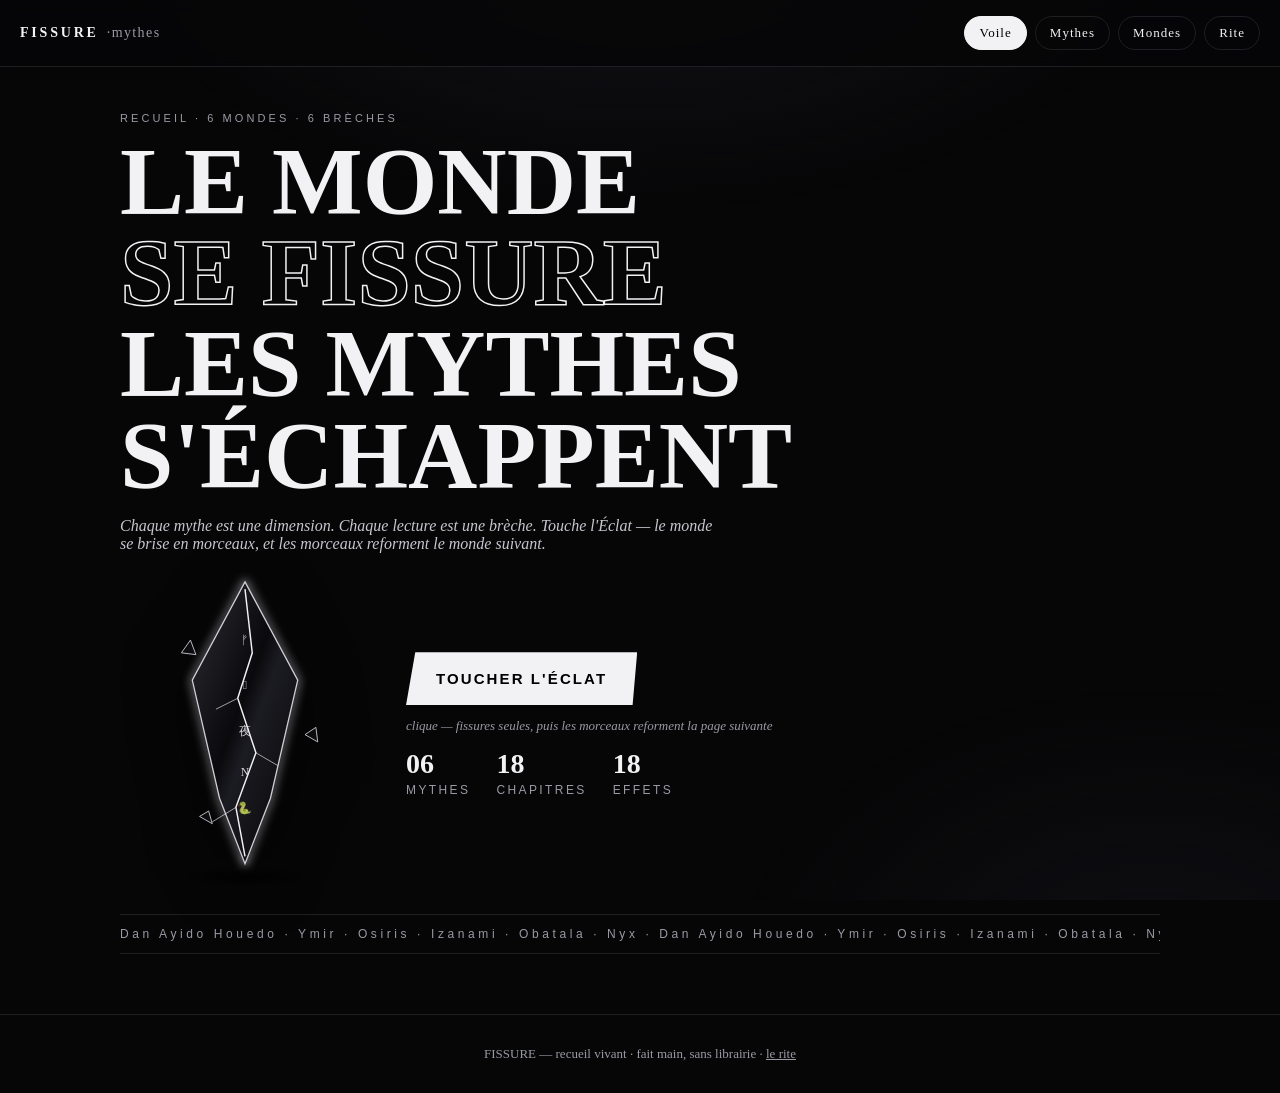
<file: index.html>
<!DOCTYPE html>
<html lang="fr">
<head>
<meta charset="UTF-8">
<meta name="viewport" content="width=device-width, initial-scale=1.0">
<title>FISSURE — Le Livre des Mythes Brisés</title>
<meta name="description" content="Un site qui raconte les mythes du monde. Traverse la fissure.">
<link rel="stylesheet" href="styles.css">
</head>
<body>
<canvas id="fissure-canvas"></canvas>
<div id="slide-wash" aria-hidden="true"><div class="s-black"></div><div class="s-white"></div></div>

<div id="loader"><div class="loader-rune">ᚠ ᚱ ᛟ</div><div class="loader-bar"><span></span></div><p>le voile se déchire…</p></div>

<header id="top">
  <a class="brand" href="#" data-go="accueil">FISSURE<span>·mythes</span></a>
  <nav>
    <button data-go="accueil" class="active">Voile</button>
    <button data-go="mythes">Mythes</button>
    <button data-go="pantheons">Mondes</button>
    <button data-go="apropos">Rite</button>
  </nav>
</header>

<main id="main">
  <section class="page active" id="page-accueil">
    <div class="hero">
      <p class="kicker">recueil · 6 mondes · 6 brèches</p>
      <h1>LE MONDE<br><em>SE FISSURE</em><br>LES MYTHES<br>S'ÉCHAPPENT</h1>
      <p class="sub">Chaque mythe est une dimension. Chaque lecture est une brèche. Touche l'Éclat — le monde se brise en morceaux, et les morceaux reforment le monde suivant.</p>
      <div class="hero-row">
        <div class="eclat-wrap">
          <!-- REMPLACE L'ÉPÉE : L'ÉCLAT-MONDE, fragment d'obsidienne tombé d'une autre dimension -->
          <svg id="eclat" viewBox="0 0 220 340" role="img" aria-label="Éclat-monde">
            <defs>
              <linearGradient id="obs" x1="0" y1="0" x2="1" y2="1">
                <stop offset="0" stop-color="#2c2c34"/><stop offset=".45" stop-color="#0a0a0d"/>
                <stop offset=".55" stop-color="#1b1b22"/><stop offset="1" stop-color="#050506"/>
              </linearGradient>
              <filter id="softBlur2" x="-40%" y="-40%" width="180%" height="180%"><feGaussianBlur stdDeviation="5"/></filter>
            </defs>
            <g id="eclat-glow" filter="url(#softBlur2)">
              <path d="M110 12 L168 120 L138 250 L110 322 L82 250 L52 120 Z" fill="none" stroke="#d9d9e1" stroke-width="3"/>
            </g>
            <path d="M110 12 L168 120 L138 250 L110 322 L82 250 L52 120 Z" fill="url(#obs)" stroke="#cfcfd8" stroke-width="1.4"/>
            <!-- fissure interne : la brèche dort dans l'éclat -->
            <path id="eclat-crack" d="M110 20 L118 90 L102 140 L122 200 L100 260 L110 314" fill="none" stroke="#f2f2f6" stroke-width="1.6"/>
            <path d="M102 140 L78 152 M122 200 L146 214 M100 260 L74 276" stroke="#f2f2f6" stroke-width="1" opacity=".7"/>
            <!-- runes / glyphes des 6 mondes -->
            <g fill="#e8e8ee" font-size="13" font-family="serif" text-anchor="middle" opacity=".9">
              <text x="110" y="80">ᚠ</text><text x="110" y="130">𓊵</text><text x="110" y="180">夜</text>
              <text x="110" y="225">Ν</text><text x="110" y="265">🐍</text>
            </g>
            <!-- 3 petits fragments orbitaux -->
            <g fill="#0c0c0f" stroke="#c9c9d2">
              <path class="orb o1" d="M40 90 l10 -14 6 16 z"/>
              <path class="orb o2" d="M176 180 l12 -8 2 16 z"/>
              <path class="orb o3" d="M60 270 l10 -6 4 14 z"/>
            </g>
          </svg>
          <div class="eclat-shadow"></div>
        </div>
        <div class="hero-cta">
          <button id="btn-fendre" class="btn-big">TOUCHER L'ÉCLAT</button>
          <p class="hint">clique — fissures seules, puis les morceaux reforment la page suivante</p>
          <div class="stats"><div><b>06</b><span>mythes</span></div><div><b>18</b><span>chapitres</span></div><div><b>18</b><span>effets</span></div></div>
        </div>
      </div>
    </div>
    <div class="marquee"><span>Dan Ayido Houedo · Ymir · Osiris · Izanami · Obatala · Nyx ·&nbsp;</span><span>Dan Ayido Houedo · Ymir · Osiris · Izanami · Obatala · Nyx ·&nbsp;</span></div>
  </section>

  <section class="page" id="page-mythes">
    <div class="sec-head"><p class="kicker">choisis ta brèche</p><h2>SIX MYTHES,<br>SIX FISSURES</h2></div>
    <div class="grid" id="myth-grid"></div>
  </section>

  <section class="page" id="page-pantheons">
    <div class="sec-head"><p class="kicker">écosystèmes du folklore</p><h2>QUATRE MONDES</h2></div>
    <div class="worlds">
      <article class="world"><h3>Vodun <span>Fon · Bénin</span></h3><p>Dan, Aziza, Mawu-Lisa. Un monde-serpent où l'arc-en-ciel porte la terre.</p><div class="bar"><i style="width:92%"></i></div><small>brèche : serpentine</small></article>
      <article class="world"><h3>Nord <span>Scandinavie</span></h3><p>Ymir, Yggdrasil, Ragnarök. Glace de Niflheim contre feu de Muspell.</p><div class="bar"><i style="width:78%"></i></div><small>brèche : glacée</small></article>
      <article class="world"><h3>Kemet <span>Égypte</span></h3><p>Osiris, Isis, Noun. Un monde-fleuve où mourir c'est germer.</p><div class="bar"><i style="width:84%"></i></div><small>brèche : limoneuse</small></article>
      <article class="world"><h3>Shintō & Hellas <span>Japon · Grèce</span></h3><p>Yomi, Nyx, Chaos. Deux nuits originelles qui se répondent.</p><div class="bar"><i style="width:70%"></i></div><small>brèche : profonde</small></article>
    </div>
  </section>

  <section class="page" id="page-apropos">
    <div class="sec-head"><p class="kicker">mode d'emploi du rite</p><h2>QUE DES<br>FISSURES</h2></div>
    <ol class="rite">
      <li><b>01 — L'Éclat.</b> Son pourtour <i>scintille</i> doucement (aucun brillant agressif). Il remplace l'épée : un morceau d'un monde déjà brisé.</li>
      <li><b>02 — La fissure seule.</b> Au changement de page, la dimension craque depuis le point de clic. Rien d'autre ne vient clôturer.</li>
      <li><b>03 — Les morceaux.</b> Le monde éclate en éclats polygonaux qui s'envolent — et à travers leurs interstices apparaît la page suivante, comme un nouveau monde reformé.</li>
      <li><b>04 — Les chapitres.</b> En lecture, chaque chapitre a son décor, ses particules et son détail rare (slides en contraste encre noir/blanc).</li>
    </ol>
  </section>
</main>

<div id="recit" aria-hidden="true">
  <canvas id="recit-fx"></canvas>
  <div class="recit-top"><button id="recit-close">✕ refermer la brèche</button><p id="recit-count"></p></div>
  <div class="recit-body" id="recit-body">
    <p class="kicker" id="recit-kicker"></p>
    <h2 id="recit-title"></h2>
    <h3 id="recit-chtitle"></h3>
    <div id="recit-sym"></div>
    <p id="recit-text"></p>
    <aside id="recit-detail"></aside>
    <div class="recit-nav"><button id="recit-prev">← chapitre</button><button id="recit-next">chapitre →</button></div>
  </div>
</div>

<footer><p>FISSURE — recueil vivant · fait main, sans librairie · <a href="#" data-go="apropos">le rite</a></p></footer>

<script src="app.js"></script>
</body>
</html>
</file>
<file: styles.css>
*{box-sizing:border-box}html,body{margin:0;padding:0}
:root{--bg:#060607;--ink:#f2f2f5;--dim:#9a9aa5;--line:#1e1e23;--silver:#c9c9d2}
body{background:var(--bg);color:var(--ink);font-family:Georgia,'Times New Roman',serif;overflow-x:hidden;min-height:100vh}
body::before{content:"";position:fixed;inset:0;pointer-events:none;background:radial-gradient(900px 500px at 50% -10%,#15151a 0%,transparent 60%),radial-gradient(700px 500px at 90% 110%,#101014 0%,transparent 60%);z-index:0}
main,header,footer{position:relative;z-index:2}
a{color:inherit}
button{font-family:inherit;cursor:pointer}
#top{display:flex;justify-content:space-between;align-items:center;padding:16px 20px;border-bottom:1px solid var(--line);position:sticky;top:0;background:rgba(6,6,7,.86);backdrop-filter:blur(8px);z-index:5}
.brand{text-decoration:none;font-weight:bold;letter-spacing:.2em;font-size:14px}.brand span{color:var(--dim);font-weight:normal;margin-left:8px;letter-spacing:.1em}
#top nav{display:flex;gap:8px}
#top nav button{background:transparent;border:1px solid var(--line);color:var(--ink);padding:8px 14px;border-radius:999px;font-size:13px;letter-spacing:.08em}
#top nav button.active,#top nav button:hover{background:var(--ink);color:#000;border-color:var(--ink)}
.page{display:none;padding:34px 20px 60px;max-width:1080px;margin:0 auto;animation:pageIn .4s ease}
.page.active{display:block}
@keyframes pageIn{from{opacity:0;transform:translateY(10px)}to{opacity:1;transform:none}}
.kicker{color:var(--dim);letter-spacing:.28em;text-transform:uppercase;font-size:11px;font-family:Arial,sans-serif}
h1{font-size:clamp(42px,8vw,96px);line-height:.95;margin:12px 0;font-weight:900}.hero h1 em{font-style:normal;color:transparent;-webkit-text-stroke:1.5px var(--ink)}
.hero .sub{max-width:600px;color:#c6c6ce;font-style:italic}
.hero-row{display:flex;gap:36px;align-items:center;flex-wrap:wrap;margin-top:18px}
/* ÉCLAT-MONDE (remplace l'épée) — lueur pourtour subtile scintillante, pas de brillant */
.eclat-wrap{position:relative;width:250px;display:flex;justify-content:center}
#eclat{width:200px;height:auto;animation:eclatFloat 5.5s ease-in-out infinite;cursor:pointer;filter:drop-shadow(0 18px 30px rgba(0,0,0,.7))}
@keyframes eclatFloat{0%,100%{transform:translateY(0) rotate(-1.2deg)}50%{transform:translateY(-12px) rotate(1.2deg)}}
#eclat-glow{animation:flickerEdge 3.8s steps(1) infinite}
@keyframes flickerEdge{0%,100%{opacity:.4}7%{opacity:.55}13%{opacity:.32}29%{opacity:.5}44%{opacity:.34}58%{opacity:.57}71%{opacity:.38}83%{opacity:.52}91%{opacity:.31}}
#eclat-crack{animation:crackPulse 3.8s ease-in-out infinite}
@keyframes crackPulse{0%,100%{opacity:.75}50%{opacity:1}}
.orb{transform-box:fill-box;transform-origin:center;animation:orb 6s linear infinite}
.o2{animation-duration:7.5s}.o3{animation-duration:9s}
@keyframes orb{to{transform:rotate(360deg) translateX(6px) rotate(-360deg)}}
.eclat-shadow{position:absolute;bottom:-6px;width:150px;height:18px;background:radial-gradient(closest-side,rgba(0,0,0,.8),transparent);filter:blur(2px)}
.btn-big{background:var(--ink);color:#000;border:0;font-weight:900;letter-spacing:.14em;padding:18px 30px;font-size:15px;font-family:Arial,sans-serif;clip-path:polygon(4% 0,100% 0,98% 100%,0 100%)}
.btn-big:hover{background:#fff;transform:translateY(-1px)}
.hint{color:var(--dim);font-size:13px;font-style:italic}
.stats{display:flex;gap:26px;margin-top:14px}.stats b{display:block;font-size:28px}.stats span{color:var(--dim);font-size:12px;letter-spacing:.2em;text-transform:uppercase;font-family:Arial,sans-serif}
.marquee{overflow:hidden;white-space:nowrap;border-top:1px solid var(--line);border-bottom:1px solid var(--line);margin-top:34px;font-family:Arial,sans-serif;letter-spacing:.3em;font-size:12px;color:var(--dim);padding:12px 0}
.marquee span{display:inline-block;animation:scroll 22s linear infinite}
@keyframes scroll{to{transform:translateX(-100%)}}
.sec-head h2{font-size:clamp(34px,6vw,64px);line-height:1;margin:8px 0 22px}
.grid{display:grid;grid-template-columns:repeat(auto-fit,minmax(260px,1fr));gap:16px}
.card{background:#0c0c0f;border:1px solid var(--line);border-top:3px solid var(--mc,#fff);padding:0;text-align:left;color:var(--ink);border-radius:4px;overflow:hidden;transition:transform .2s,border-color .2s}
.card:hover{transform:translateY(-4px);border-color:var(--silver)}
.card .art{height:150px;display:flex;align-items:center;justify-content:center;font-size:64px;background:var(--mbg,radial-gradient(300px 150px at 50% 120%,#1c1c22,#08080a));border-bottom:1px solid var(--line)}
.card .txt{padding:16px}
.card h3{margin:0 0 6px;font-size:22px}.card h3 small{display:block;font-family:Arial,sans-serif;font-size:11px;letter-spacing:.25em;color:var(--dim);margin-top:4px}
.card p{color:#b9b9c2;font-size:14px;font-style:italic;min-height:56px}
.card .open{display:block;margin-top:10px;font-family:Arial,sans-serif;font-size:12px;letter-spacing:.2em;color:var(--ink)}
.worlds{display:grid;grid-template-columns:repeat(auto-fit,minmax(240px,1fr));gap:14px}
.world{background:#0b0b0e;border:1px solid var(--line);padding:20px;border-radius:4px}
.world h3{margin:0 0 8px;font-size:20px}.world h3 span{font-family:Arial,sans-serif;font-size:11px;color:var(--dim);letter-spacing:.2em;margin-left:8px}
.world p{color:#bcbcc5;font-style:italic;font-size:14px}
.bar{height:6px;background:#1a1a20;margin:12px 0 6px}.bar i{display:block;height:100%;background:linear-gradient(90deg,#000,#fff);border:1px solid #333}
.world small{color:var(--dim);font-family:Arial,sans-serif;letter-spacing:.12em}
.rite{list-style:none;padding:0;display:grid;gap:12px;max-width:720px}
.rite li{background:#0b0b0e;border:1px solid var(--line);padding:16px 18px;font-size:15px;color:#cfcfd7}.rite b{font-family:Arial,sans-serif;letter-spacing:.1em}
/* overlays : fissures seules + slides encre */
#fissure-canvas{position:fixed;inset:0;width:100vw;height:100vh;z-index:60;pointer-events:none}
#slide-wash{position:fixed;inset:0;z-index:70;pointer-events:none;opacity:0}
#slide-wash.on{opacity:1}
#slide-wash div{position:absolute;inset:0;transform:translateX(-101%)}
#slide-wash .s-black{background:#000}#slide-wash .s-white{background:#f5f5f7}
#slide-wash.go .s-black{transform:none;transition:transform .28s cubic-bezier(.8,0,.2,1)}
#slide-wash.go .s-white{transform:none;transition:transform .28s cubic-bezier(.8,0,.2,1) .1s}
#slide-wash.leave div{transform:translateX(101%);transition:transform .3s cubic-bezier(.8,0,.2,1)}
/* lecteur + thèmes par chapitre */
#recit{position:fixed;inset:0;z-index:40;background:#08080a;display:none;overflow:auto;padding:80px 20px 60px}
#recit.open{display:block}
#recit-fx{position:fixed;inset:0;width:100%;height:100%;pointer-events:none;z-index:0}
.recit-top{position:fixed;top:0;left:0;right:0;display:flex;justify-content:space-between;align-items:center;padding:14px 20px;background:rgba(8,8,10,.9);border-bottom:1px solid var(--line);z-index:2}
#recit-close{background:transparent;border:1px solid var(--silver);color:var(--ink);border-radius:999px;padding:8px 16px}
.recit-body{position:relative;z-index:1;max-width:700px;margin:0 auto;border:1px solid var(--line);border-radius:8px;padding:28px;background:rgba(8,8,10,.72);backdrop-filter:blur(3px)}
#recit-title{font-size:clamp(30px,5vw,52px);margin:6px 0}
#recit-chtitle{font-family:Arial,sans-serif;letter-spacing:.22em;text-transform:uppercase;font-size:13px;color:var(--dim);margin:0 0 8px}
#recit-sym{font-size:72px;margin:10px 0;line-height:1}
#recit-text{font-size:19px;line-height:1.75;color:#e4e4e9;white-space:pre-line}
#recit-detail{margin-top:18px;border-left:3px solid var(--silver);padding:12px 14px;background:rgba(255,255,255,.05);font-size:14.5px;line-height:1.6;color:#d5d5dc}
#recit-detail b{display:block;font-family:Arial,sans-serif;font-size:11px;letter-spacing:.25em;color:var(--silver);margin-bottom:6px}
.recit-nav{display:flex;justify-content:space-between;margin-top:28px;gap:10px}
.recit-nav button{background:var(--ink);border:0;color:#000;font-weight:bold;padding:12px 20px;font-family:Arial,sans-serif;letter-spacing:.1em}
/* particularités : emblème animé par monde */
.theme-dan #recit-sym{animation:sway 3s ease-in-out infinite;filter:drop-shadow(0 0 18px rgba(255,0,200,.35))}
@keyframes sway{0%,100%{transform:rotate(-8deg) translateY(0)}50%{transform:rotate(8deg) translateY(-8px)}}
.theme-ymir #recit-sym{animation:frost 2.6s ease-in-out infinite}
@keyframes frost{0%,100%{transform:scale(1);filter:drop-shadow(0 0 6px #9df)}50%{transform:scale(1.12);filter:drop-shadow(0 0 22px #f96)}}
.theme-osiris #recit-sym{animation:blink 4s infinite}
@keyframes blink{0%,92%,100%{transform:scaleY(1)}95%{transform:scaleY(.08)}}
.theme-izanami #recit-sym{animation:eclipse 5s ease-in-out infinite}
@keyframes eclipse{0%,100%{opacity:1;transform:scale(1)}50%{opacity:.55;transform:scale(.92)}}
.theme-obatala #recit-sym{animation:wobble 3.2s ease-in-out infinite}
@keyframes wobble{0%,100%{transform:rotate(-4deg)}50%{transform:rotate(4deg) translateY(-6px)}}
.theme-nyx #recit-sym{animation:twinkle 2.2s ease-in-out infinite}
@keyframes twinkle{0%,100%{opacity:1;filter:drop-shadow(0 0 8px #fff)}50%{opacity:.6;filter:drop-shadow(0 0 24px #88f)}}
#loader{position:fixed;inset:0;background:#060607;z-index:100;display:flex;flex-direction:column;gap:14px;align-items:center;justify-content:center;transition:opacity .5s}
#loader.off{opacity:0;pointer-events:none}
.loader-rune{letter-spacing:.6em;color:var(--silver)}
.loader-bar{width:200px;height:2px;background:#1c1c22}.loader-bar span{display:block;height:100%;width:40%;background:var(--ink);animation:load 1s infinite alternate}
@keyframes load{to{transform:translateX(150%)}}
footer{border-top:1px solid var(--line);padding:18px 20px;color:var(--dim);font-size:13px;text-align:center;position:relative;z-index:2}
@media(max-width:700px){.hero-row{gap:10px}.eclat-wrap{width:100%}#eclat{width:160px}#top nav button{padding:6px 10px;font-size:12px}.recit-body{padding:20px}}
</file>
